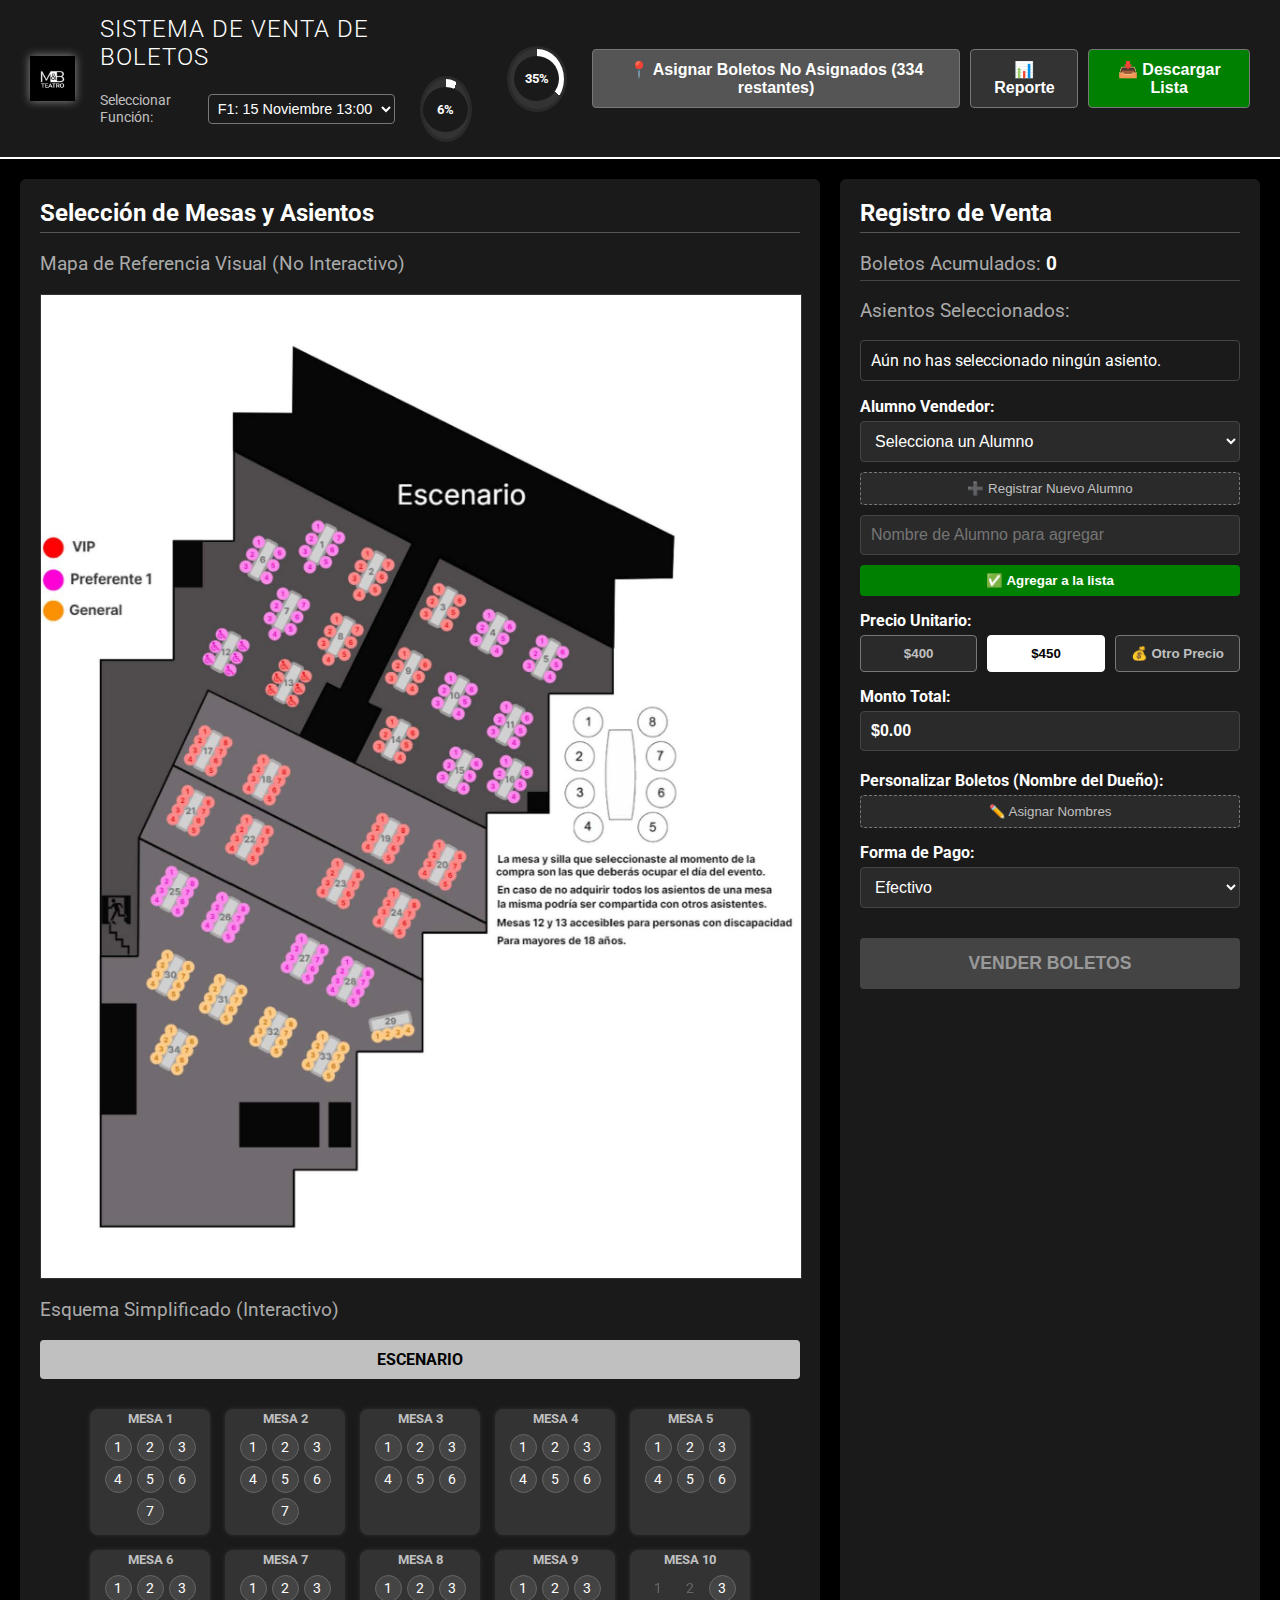
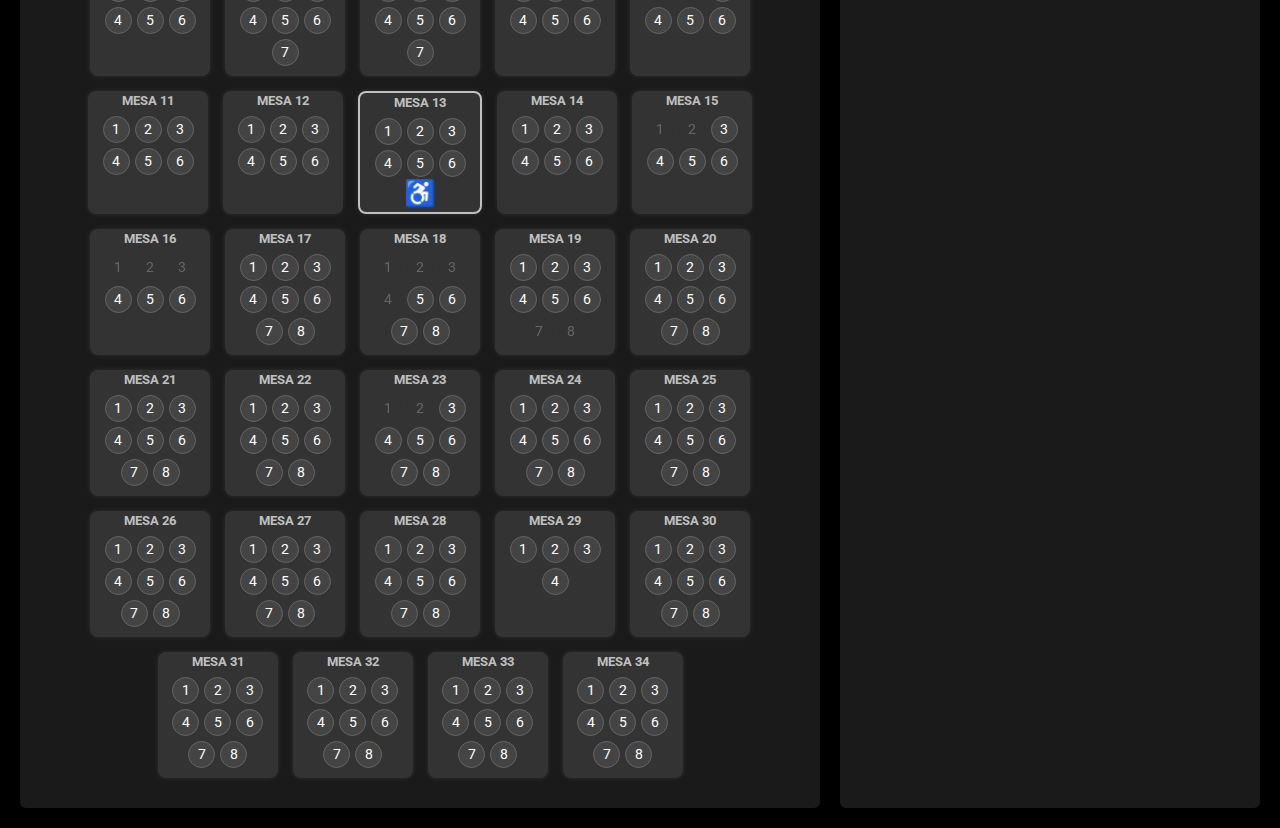
<file: index.html>
<!DOCTYPE html>
<html lang="es">
<head>
    <meta charset="UTF-8">
    <meta name="viewport" content="width=device-width, initial-scale=1.0">
    <title>M&B Teatro - Venta de Boletos ROA</title>
    <link rel="stylesheet" href="style.css">
    <script src="xlsx.full.min.js"></script> 
</head>
<body>
    
    <header class="header">
        <img src="logo.png" alt="M&B Teatro Logo" class="logo">
        <div class="header-info">
            <h1>SISTEMA DE VENTA DE BOLETOS</h1>
            <div class="selector-funcion">
                <label for="funcion">Seleccionar Función:</label>
                <select id="funcion">
                    <option value="F1">F1: 15 Noviembre 13:00</option>
                    <option value="F2">F2: 16 Noviembre 13:00</option>
                    <option value="F3">F3: 16 Noviembre 18:00</option>
                    <option value="F4">F4: 22 Noviembre 13:00</option>
                    <option value="F5">F5: 23 Noviembre 13:00</option>
                    <option value="F6">F6: 23 Noviembre 18:00</option>
                </select>
                <div id="grafica-funcion" class="progreso-pequeno" title="Llenado de la Función">
                    <span class="progreso-porcentaje">0%</span>
                </div>
            </div>
        </div>
        
        <div id="grafica-temporada" class="progreso-pequeno" style="margin-right: 15px;" title="Progreso Total de Temporada">
            <span class="progreso-porcentaje">0%</span>
        </div>

        <button type="button" id="btn-asignacion" class="btn-menu" style="margin-right: 10px; background-color: #555;">📍 Asignar Boletos No Asignados</button>
        <button type="button" id="btn-reporte" class="btn-menu">📊 Reporte</button> 
        <button type="button" id="btn-descargar-funcion" class="btn-menu" style="margin-left: 10px; background-color: #008000;">📥 Descargar Lista</button>
    </header>

    <main class="container">
        <section class="seccion-visual">
            <h2>Selección de Mesas y Asientos</h2>
            
            <div class="referencia-mapa">
                <h3>Mapa de Referencia Visual (No Interactivo)</h3>
                <img src="mapa_referencia.jpg" alt="Mapa de Asientos" class="mapa-img-referencia">
            </div>

            <div class="seleccion-mesas">
                <h3>Esquema Simplificado (Interactivo)</h3>
                <div id="escenario">ESCENARIO</div>
                
                <div id="contenedor-mesas" class="mesas-grid">
                </div>
            </div>
        </section>
        
        <section class="seccion-formulario">
            <h2>Registro de Venta</h2>
            
            <div class="resumen-alumno">
                <h3>Boletos Acumulados: <span id="boletos-acumulados">0</span></h3>
            </div>

            <div class="resumen-seleccion">
                <h3>Asientos Seleccionados:</h3>
                <ul id="lista-asientos-seleccionados">
                </ul>
            </div>
            
            <form id="formulario-venta">
                <label for="alumno-select">Alumno Vendedor:</label>
                <select id="alumno-select" required>
                    <option value="" disabled selected>Cargando Alumnos...</option>
                </select>

                <button type="button" id="btn-toggle-nuevo-alumno" style="margin-top: 5px; width: 100%; border: 1px dashed #777; border-radius: 4px; background-color: #2A2A2A; color: #C0C0C0; cursor: pointer; padding: 8px;">➕ Registrar Nuevo Alumno</button>

                <div id="nuevo-alumno-control" style="display:none; margin-top: 10px; display: flex; flex-direction: column; gap: 5px;">
                    <input type="text" id="nuevo-alumno-input" placeholder="Nombre de Alumno para agregar">
                    <button type="button" id="btn-agregar-alumno" style="padding: 8px; background-color: #008000; color: #FFF; border: none; border-radius: 4px; font-weight: 700;">✅ Agregar a la lista</button>
                </div>


                <label style="margin-top: 15px;">Precio Unitario:</label>
                <div class="control-precios">
                    <button type="button" class="btn-precio" data-precio="400">$400</button>
                    <button type="button" class="btn-precio seleccionado" data-precio="450">$450</button>
                    <button type="button" id="btn-toggle-otro-precio" class="btn-precio" style="flex-grow: 0; padding: 10px 15px;">💰 Otro Precio</button>
                </div>
                
                <input type="number" id="otro-precio-input" placeholder="Ingresa precio unitario" style="display:none; margin-top: 10px;">

                <label>Monto Total:</label>
                <input type="text" id="monto-total" value="$0.00" readonly>

                <div id="personalizar-boletos-control" style="margin-top: 15px;">
                    <label>Personalizar Boletos (Nombre del Dueño):</label>
                    <button type="button" id="btn-toggle-personalizar" style="width: 100%; padding: 8px; border: 1px dashed #777; border-radius: 4px; background-color: #2A2A2A; color: #C0C0C0; cursor: pointer;">✏️ Asignar Nombres</button>
                    <div id="campos-personalizacion" style="display:none; margin-top: 10px;">
                        </div>
                </div>

                <label for="forma-pago">Forma de Pago:</label>
                <select id="forma-pago" required>
                    <option value="Efectivo">Efectivo</option>
                    <option value="Transferencia">Transferencia</option>
                </select>

                <button type="submit" id="btn-vender" disabled>VENDER BOLETOS</button>
            </form>
        </section>
    </main>

    <section id="asignacion-base-section" class="container" style="display:none; margin-top: 20px;">
        <section class="seccion-visual">
            <h2>Asignar Lugares a Boletos Base</h2>
            <p style="color: #C0C0C0;">Selecciona los asientos en el mapa que corresponden a boletos ya pagados.</p>

            <div class="referencia-mapa">
                <h3>Mapa de Referencia Visual (No Interactivo)</h3>
                <img src="mapa_referencia.jpg" alt="Mapa de Asientos" class="mapa-img-referencia">
            </div>

            <div class="seleccion-mesas">
                <h3>Esquema Simplificado (Interactivo)</h3>
                <div id="escenario">ESCENARIO</div>
                <div id="contenedor-mesas-base" class="mesas-grid">
                    </div>
            </div>
        </section>

        <section class="seccion-formulario">
            <h2>Detalles de Asignación</h2>
            
            <div class="resumen-alumno">
                <h3>Boletos Base Restantes: <span id="boletos-base-restantes">0</span></h3>
            </div>

            <form id="formulario-asignacion">
                <label for="alumno-base-select">Alumno Vendedor:</label>
                <select id="alumno-base-select" required>
                    <option value="" disabled selected>Cargando Alumnos...</option>
                </select>
                
                <label for="funcion-base-select">Seleccionar Función:</label>
                <select id="funcion-base-select" required>
                     </select>

                <label style="margin-top: 15px;">Asientos Seleccionados:</label>
                <ul id="lista-base-seleccionados" class="resumen-seleccion">
                    <li>Selecciona asientos en el mapa.</li>
                </ul>

                <button type="submit" id="btn-asignar">ASIGNAR LUGARES</button>
                <button type="button" id="btn-cancelar-asignacion" class="btn-menu" style="margin-top: 10px; margin-left: 0; background-color: #708090;">Cancelar</button>
            </form>
        </section>
    </section>

    <div id="custom-confirm-modal" class="modal" style="z-index: 200;">
        <div class="modal-content" style="max-width: 400px; text-align: center;">
            <h2 id="confirm-title" style="border-bottom: none; margin-bottom: 5px;">Confirmación</h2>
            <p id="confirm-message" style="color: #C0C0C0; font-size: 1.1em; margin-bottom: 25px;"></p>
            <div style="display: flex; justify-content: space-around;">
                <button id="confirm-ok" class="btn-menu" style="background-color: #008000; color: white; border: none; padding: 10px 20px;">Aceptar</button>
                <button id="confirm-cancel" class="btn-menu" style="background-color: #708090; color: white; border: none; padding: 10px 20px;">Cancelar</button>
            </div>
        </div>
    </div>

    <div id="auth-modal" class="modal" style="z-index: 300;">
        <div class="modal-content" style="max-width: 400px; text-align: center;">
            <h2 id="auth-title" style="border-bottom: none; margin-bottom: 5px;">Acceso de Administración</h2>
            <p style="color: #C0C0C0; font-size: 1.0em; margin-bottom: 15px;">Ingresa la contraseña para desbloquear operaciones sensibles.</p>
            
            <input type="password" id="auth-password-input" placeholder="Contraseña" style="width: 80%; margin-bottom: 10px;">
            
            <div style="display: flex; justify-content: space-around; margin-bottom: 10px;">
                <button id="auth-ok" class="btn-menu" style="background-color: #008000; color: white; border: none;">Desbloquear</button>
                <button id="auth-cancel" class="btn-menu" style="background-color: #708090; color: white; border: none;">Cancelar</button>
            </div>
            
            <button type="button" id="btn-toggle-cambiar-pass" style="font-size: 0.8em; color: #C0C0C0; background: none; border: none; cursor: pointer;">Cambiar Contraseña</button>
            
            <div id="cambiar-pass-control" style="display:none; margin-top: 10px; border-top: 1px solid #444; padding-top: 10px;">
                <input type="password" id="current-password-input" placeholder="Contraseña Actual" style="width: 80%; margin-bottom: 5px;">
                <input type="password" id="new-password-input" placeholder="Nueva Contraseña" style="width: 80%; margin-bottom: 5px;">
                <button id="btn-guardar-pass" class="btn-menu" style="background-color: #FFA500; color: #000; border: none;">Guardar Nueva Contraseña</button>
                <p id="pass-msg" style="color: #C0C0C0; font-size: 0.8em; margin-top: 5px;"></p>
            </div>
        </div>
    </div>
    <div id="detalle-modal" class="modal" style="z-index: 250;">
        <div class="modal-content" style="max-width: 700px; position: relative;">
            <span class="close-button" onclick="document.getElementById('detalle-modal').style.display='none'">&times;</span>
            <h2 id="modal-alumno-nombre"></h2>
            <h3>Boletos Registrados:</h3>
            <ul id="boletos-detalle-lista">
                </ul>
        </div>
    </div>

    <script src="script.js"></script>
</body>
</html>
</file>
<file: style.css>
/* Importar una fuente limpia y moderna (Roboto) */
@import url('https://fonts.googleapis.com/css2?family=Roboto:wght@300;400;700&display=swap');

/* Colores Base: Negro (#000), Blanco (#FFF), Acero (#C0C0C0) */
:root {
    --color-principal: #000;
    --color-texto: #FFF;
    --color-fondo-secundario: #1A1A1A; /* Negro más suave para las secciones */
    --color-interactivo: #FFF; /* Blanco como color de acento/interacción */
    --color-bloqueado: #333;
    --color-disponible: #444;
    --color-meta: var(--color-bloqueado);
}

/* --- Estilos Generales --- */
body {
    font-family: 'Roboto', sans-serif;
    background-color: var(--color-principal);
    color: var(--color-texto);
    margin: 0;
    padding: 0;
    display: flex;
    flex-direction: column;
    min-height: 100vh;
}

.header {
    background-color: var(--color-fondo-secundario);
    padding: 15px 30px;
    display: flex;
    align-items: center;
    border-bottom: 2px solid var(--color-interactivo);
    /* Usa espacio entre los elementos para separar el botón */
    justify-content: space-between; 
}

.logo {
    height: 45px;
    margin-right: 25px;
    flex-shrink: 0; 
    filter: drop-shadow(0 0 5px rgba(255, 255, 255, 0.5)); 
}

.header-info {
    flex-grow: 1; 
    margin-right: 20px;
    display: flex;
    flex-direction: column; /* Nuevo: organiza el título y el selector */
    justify-content: center;
}

.header-info h1 {
    margin: 0;
    font-size: 1.5em;
    font-weight: 300;
    letter-spacing: 1px;
}

.selector-funcion {
    display: flex;
    align-items: center;
    margin-top: 5px;
}
.selector-funcion label, .selector-funcion select {
    font-size: 0.9em;
    font-weight: 400;
    color: #C0C0C0; 
    margin-right: 10px;
}

/* Estilo para el selector de función */
.selector-funcion select {
    background-color: var(--color-fondo-secundario);
    color: var(--color-texto);
    border: 1px solid #777;
    padding: 5px;
    border-radius: 4px;
}

/* --- Estilos para las nuevas Gráficas Circulares Pequeñas (1, 2) --- */
.progreso-pequeno {
    width: 60px;
    height: 60px;
    border-radius: 50%;
    /* El gradiente se aplica por JS */
    display: inline-flex;
    align-items: center;
    justify-content: center;
    position: relative;
    border: 3px solid #2A2A2A; 
    margin-left: 15px;
    vertical-align: middle;
}

.progreso-pequeno::before {
    content: '';
    position: absolute;
    width: 45px;
    height: 45px;
    border-radius: 50%;
    background: var(--color-fondo-secundario); /* Fondo interno */
    z-index: 10;
}

.progreso-porcentaje {
    position: relative;
    z-index: 20;
    font-size: 0.8em;
    font-weight: 700;
    color: var(--color-interactivo);
}
/* Asegurar que la gráfica de la temporada se alinee */
#grafica-temporada {
    margin-right: 25px !important;
}

/* --- Estilos para el nuevo botón de menú/reporte --- */
.btn-menu {
    padding: 10px 15px;
    background-color: #333;
    color: var(--color-interactivo); 
    border: 1px solid #777;
    border-radius: 4px;
    cursor: pointer;
    font-size: 1em;
    font-weight: 700;
    transition: background-color 0.2s;
}

.btn-menu:hover {
    background-color: #555;
    color: var(--color-interactivo);
}

.resumen-alumno h3 {
    margin-top: 5px;
    padding-bottom: 5px;
    border-bottom: 1px solid #444;
}

#boletos-acumulados {
    color: var(--color-interactivo);
    font-weight: 700;
}

/* --- Contenedor Principal --- */
.container {
    display: flex;
    flex-wrap: wrap;
    padding: 20px;
    gap: 20px;
}

/* --- Secciones --- */
.seccion-visual, .seccion-formulario {
    background-color: var(--color-fondo-secundario);
    padding: 20px;
    border-radius: 6px;
    box-shadow: 0 4px 12px rgba(0, 0, 0, 0.3);
}

.seccion-visual {
    flex: 2;
    min-width: 500px;
}

.seccion-formulario {
    flex: 1;
    min-width: 300px;
}

h2 {
    color: var(--color-interactivo);
    border-bottom: 1px solid #555;
    padding-bottom: 5px;
    margin-top: 0;
    font-weight: 700;
}

h3 {
    font-weight: 400;
    color: #AAA;
}

/* --- Mapa de Referencia y Esquema Simplificado --- */
.mapa-img-referencia {
    max-width: 100%;
    height: auto;
    border: 1px solid #333;
    display: block;
    margin-bottom: 20px;
}

#escenario {
    background-color: #C0C0C0; 
    color: var(--color-principal);
    text-align: center;
    padding: 10px;
    margin-bottom: 20px;
    font-weight: 700;
    border-radius: 4px;
}

.mesas-grid {
    display: flex;
    flex-wrap: wrap;
    gap: 15px;
    justify-content: center;
    padding: 10px;
}

.mesa {
    background-color: #333;
    /* CORRECCIÓN: Aumentar padding superior para la etiqueta */
    padding: 15px 10px 10px 10px; 
    border-radius: 8px;
    text-align: center;
    width: 100px;
    box-shadow: 0 0 5px rgba(255, 255, 255, 0.1);
    position: relative;
    transition: all 0.2s;
}

.mesa:hover {
    box-shadow: 0 0 10px rgba(255, 255, 255, 0.3);
}

.etiqueta-mesa {
    position: absolute;
    top: 2px; /* CORRECCIÓN: Baja la etiqueta dentro del padding */
    left: 50%;
    transform: translateX(-50%); /* Centrar la etiqueta */
    font-size: 0.8em;
    font-weight: 700;
    color: #C0C0C0;
}

.asientos {
    display: flex;
    flex-wrap: wrap;
    justify-content: center;
    gap: 5px;
    margin-top: 10px;
}

.asiento {
    width: 25px;
    height: 25px;
    line-height: 25px;
    background-color: var(--color-disponible);
    color: var(--color-texto);
    border-radius: 50%;
    cursor: pointer;
    font-size: 0.9em;
    transition: background-color 0.2s, transform 0.1s;
    border: 1px solid #666;
}

.asiento:hover {
    background-color: #555;
    transform: scale(1.05);
}

/* Estados del Asiento */
.asiento.seleccionado {
    background-color: var(--color-interactivo); /* Blanco */
    color: var(--color-principal); /* Negro */
    border: 2px solid var(--color-interactivo);
    font-weight: bold;
}

.asiento.bloqueado {
    background-color: var(--color-bloqueado);
    cursor: not-allowed;
    opacity: 0.5;
    border: 1px dashed #333;
    color: #999;
}

/* Mesa Accesible (Mesa 13) */
.mesa.accesible {
    padding-bottom: 35px; 
    border: 2px solid #C0C0C0; 
}

.mesa.accesible .icono-discapacidad {
    position: absolute;
    bottom: 5px;
    left: 50%;
    transform: translateX(-50%);
    font-size: 1.6em;
    color: #C0C0C0;
    line-height: 1;
}

/* --- Formulario de Venta --- */
#formulario-venta label {
    display: block;
    margin-top: 15px;
    margin-bottom: 5px;
    font-weight: 700;
    color: var(--color-texto);
}

#formulario-venta input[type="text"],
#formulario-venta input[type="number"],
#formulario-venta input[type="password"],
#formulario-venta select {
    width: 100%;
    padding: 10px;
    margin-bottom: 5px;
    box-sizing: border-box;
    border: 1px solid #444;
    border-radius: 4px;
    background-color: #2A2A2A;
    color: var(--color-texto);
    font-size: 1em;
}

/* --- Estilos para Botones de Precio --- */
.control-precios {
    display: flex;
    gap: 10px;
    margin-bottom: 5px;
}

.btn-precio {
    flex-grow: 1;
    padding: 10px;
    border: 1px solid #777;
    border-radius: 4px;
    background-color: #2A2A2A;
    color: #C0C0C0;
    cursor: pointer;
    font-weight: 700;
    transition: background-color 0.2s, border-color 0.2s;
}

.btn-precio:hover {
    background-color: #383838;
}

.btn-precio.seleccionado {
    background-color: var(--color-interactivo); /* Blanco */
    color: var(--color-principal); /* Negro */
    border-color: var(--color-interactivo);
}

/* Estilo para el botón de Nuevo Alumno */
#btn-toggle-nuevo-alumno {
    border: 1px dashed #777 !important; /* Estilo para destacar */
}
#btn-toggle-nuevo-alumno:hover {
    background-color: #383838;
    color: var(--color-interactivo);
}


#monto-total, #precio-unitario-select {
    font-weight: 700;
    color: var(--color-interactivo) !important;
    border: 1px solid var(--color-interactivo);
}

#btn-vender {
    width: 100%;
    padding: 15px;
    background-color: var(--color-interactivo);
    color: var(--color-principal);
    border: none;
    border-radius: 4px;
    font-size: 1.1em;
    font-weight: 700;
    cursor: pointer;
    margin-top: 25px;
    transition: background-color 0.2s;
}

#btn-vender:hover:not(:disabled) {
    background-color: #DEDEDE;
}

#btn-vender:disabled {
    background-color: #444;
    color: #999;
    cursor: not-allowed;
}

/* --- Resumen --- */
#lista-asientos-seleccionados {
    list-style: disc;
    padding-left: 20px;
    max-height: 150px;
    overflow-y: auto;
    border: 1px solid #444;
    padding: 10px;
    border-radius: 4px;
}

/* --- Modales (Reusado de reporte.css para consistencia) --- */

.modal {
    display: none; 
    position: fixed; 
    z-index: 100;
    left: 0;
    top: 0;
    width: 100%;
    height: 100%;
    overflow: auto;
    background-color: rgba(0,0,0,0.8);
    backdrop-filter: blur(5px);
}

.modal-content {
    background-color: var(--color-fondo-secundario);
    margin: 15% auto; /* Centrar un poco más */
    padding: 30px;
    border: 1px solid #444;
    width: 80%;
    max-width: 600px;
    border-radius: 8px;
    box-shadow: 0 5px 15px rgba(0,0,0,0.5);
    position: relative;
}

.close-button {
    color: #AAA;
    float: right;
    font-size: 28px;
    font-weight: bold;
    cursor: pointer;
}

/* Estilos de la lista de boletos en el Modal de Reporte (5) */
#boletos-detalle-lista li {
    background-color: #2A2A2A;
    margin-bottom: 8px;
    padding: 10px;
    border-radius: 4px;
    border-left: 3px solid var(--color-interactivo);
    font-size: 0.9em;
    
    /* Flexbox para alinear el detalle y los botones */
    display: flex;
    justify-content: space-between;
    align-items: center;
    padding-right: 10px;
}

.control-boletos-detalle button {
    background-color: #333;
    color: white;
    border: 1px solid #777;
    padding: 3px 8px;
    margin-left: 5px;
    border-radius: 3px;
    cursor: pointer;
    transition: background-color 0.2s;
}
.control-boletos-detalle button:hover {
    background-color: #555;
}
#btn-transferir {
    background-color: #FFA500;
    color: #000;
}
#btn-eliminar {
    background-color: #CC0000;
}
/* Arreglar input de contraseña en modal */
#auth-modal input[type="password"] {
    display: block;
    width: 90%;
    margin: 10px auto;
    padding: 10px;
    box-sizing: border-box;
    border: 1px solid #444;
    border-radius: 4px;
    background-color: #2A2A2A;
    color: var(--color-texto);
}
</file>
